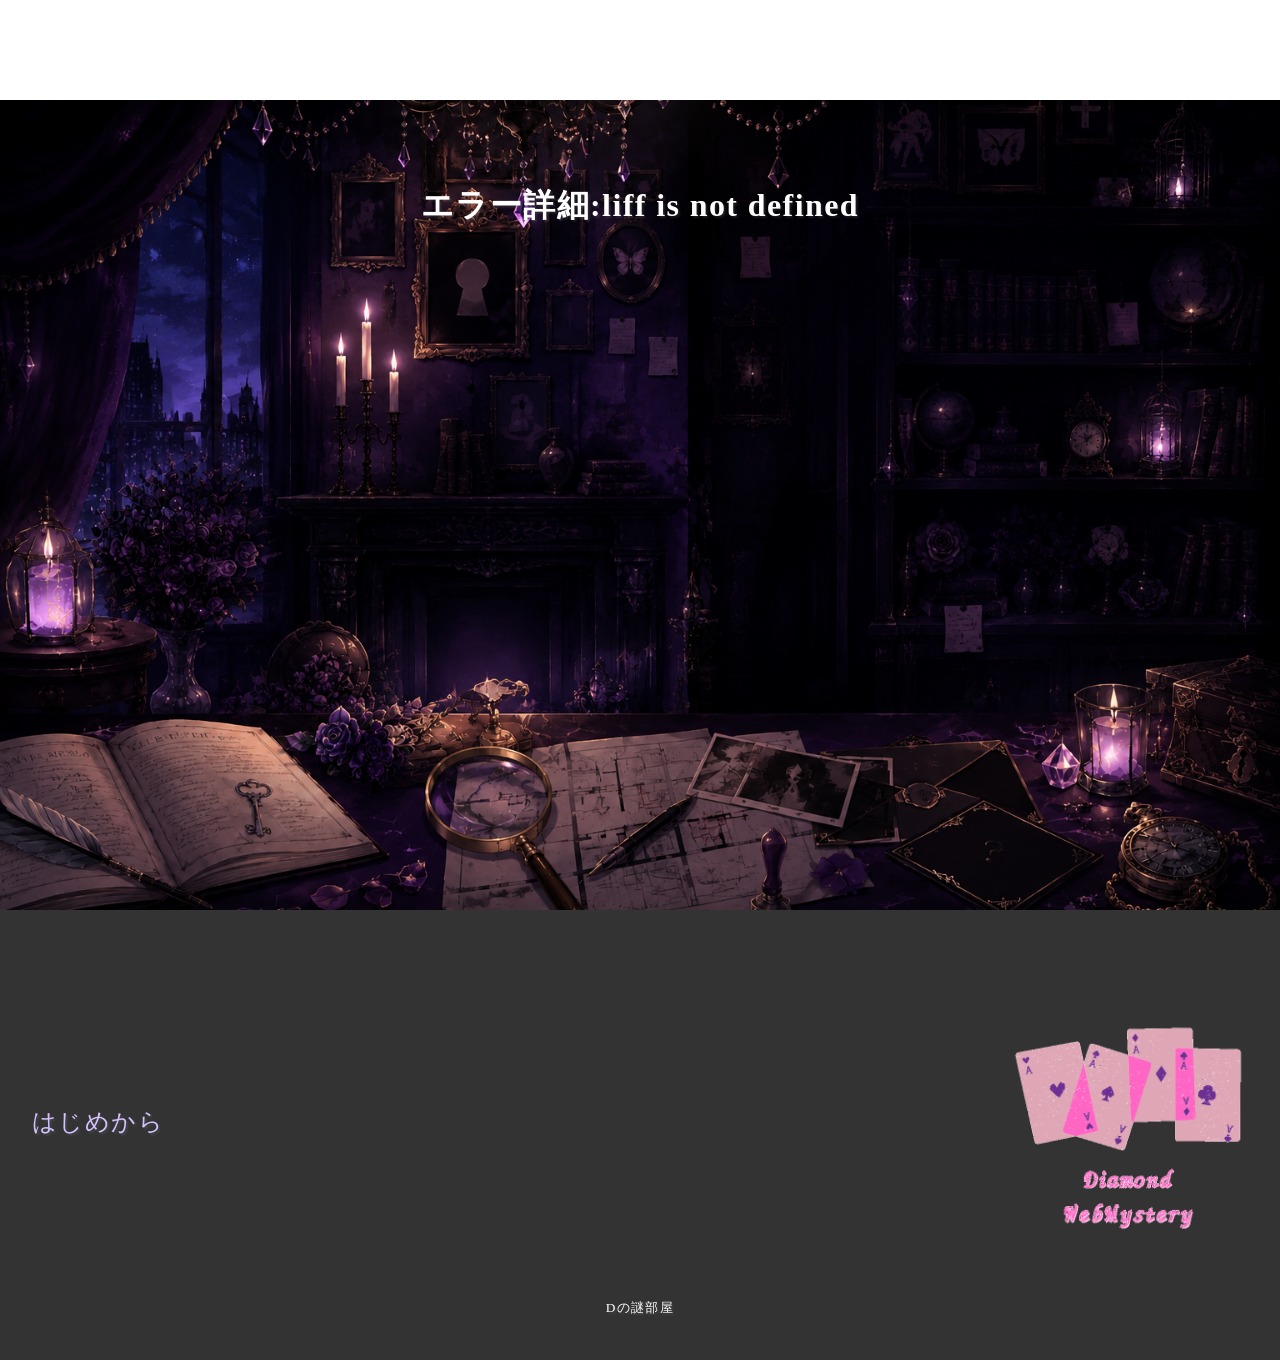
<file: index.html>
<!doctype html>
<html lang="ja">
  <head>
    <meta charset="UTF-8" />
    <meta name="viewport" content="width=device-width, initial-scale=1.0" />
    <title>TikTok配信過去問11-15</title>
    <meta name="description" content="TikTok配信過去問11-15" />
    <meta name="format-detection" content="telephone=no" />

    <!-- favicon/web-clip-icon -->
    <link rel="icon" href="favicon.ico" type="image/ico" />
    <link rel="icon" href="favicon.png" type="image/png" />
    <link rel="icon" href="favicon.svg" type="image/svg+xml" />
    <link rel="apple-touch-icon" href="webclip.png" />

    <!-- ogp共有時の表示 -->
    <meta property="og:site_name" content="TikTok配信過去問11-15" />
    <meta property="og:url" content="http://127.0.0.1:5500/src/index.html" />
    <meta property="og:type" content="website" />
    <meta property="og:title" content="TikTok配信過去問11-15" />
    <meta property="og:description" content="TikTok配信過去問11-15" />
    <meta property="og:image" content="URL" />
    <meta property="og:locale" content="ja_JP" />

    <meta property="fb:app_id" content="AppID" />
    <meta name="twitter:card" content="summary_large_image" />
    <meta name="twitter:site" content="@twitter_id" />
    <meta name="twitter:description" content="TikTok配信過去問11-15" />
    <meta name="twitter:image:src" content="URL" />

    <!-- google fonts -->
    <link rel="preconnect" href="https://fonts.googleapis.com" />
    <link rel="preconnect" href="https://fonts.gstatic.com" crossorigin />
    <link
      href="https://fonts.googleapis.com/css2?family=Noto+Sans+JP:wght@400;500;700&family=Roboto:wght@400;700&family=Zen+Kurenaido&display=swap"
      rel="stylesheet"
    />

    <!-- css -->
    <link rel="stylesheet" href="css/reset.css" />
    <link rel="stylesheet" href="css/style.css" />

    <!-- js -->
    <script src="https://static.line-scdn.net/liff/edge/2/sdk.js"></script>
    <script src="js/main.js" defer></script>
    <script src="https://cdn.jsdelivr.net/npm/gsap@3.13.0/dist/gsap.min.js"></script>

    <!-- audio -->
    <audio id="pipon" src="audio/pipopipon.mp3" preload="auto"></audio>
    <audio id="bubuu" src="audio/bubuu.mp3" preload="auto"></audio>
  </head>
  <body class="js_body is-active">
    <header class="l_header js_header">
      <h1 class="l_header_logo">
        <p class="l_header_link">TikTok配信過去問11-15</p>
      </h1>
      <nav class="l_header-nav js_nav">
        <ul class="l_header-nav_list">
          <li class="l_header-nav_item">
            <a
              href="https://liff.line.me/2011066044-aC6gMP3A"
              class="l_header-nav_link"
              >TikTok配信過去問1-5</a
            >
          </li>
          <li class="l_header-nav_item">
            <a
              href="https://liff.line.me/2011066044-5TOjxXbK"
              class="l_header-nav_link"
              >TikTok配信過去問6-10</a
            >
          </li>
          <li class="l_header-nav_item">
            <a
              href="https://liff.line.me/2011066044-aiW4ms3m"
              class="l_header-nav_link"
              >TikTok配信過去問11-15</a
            >
          </li>
        </ul>
      </nav>
      <button class="m_hamburger js_hamburger">
        <span class="m_hamburger-bar"></span>
        <span class="m_hamburger-bar"></span>
        <span class="m_hamburger-bar"></span>
      </button>
    </header>

    <!-- ローディング画面 -->
    <section id="sectionCheck">
      <div id="loading" class="l_contents l_container-sm">
        <p class="m_section_title m_p-w">LINEログイン確認中...</p>
      </div>
      <div id="errorContent" class="js_hidden l_contents l_container-sm">
        <p class="m_section_title m_p-w">
          この謎に挑戦するには、LINE公式アカウントの友だち追加が必要です。
        </p>

        <button id="addLineBtn" class="m_btn">友だち追加する</button>
      </div>
    </section>
    <div id="premiumContent" class="js_hidden">
      <div class="start">
        <div class="l_contents l_container-sm">
          <p>TikTok_LIVE配信で出題した謎が解ける💡</p>
          <p>本作は、【謎11】～【謎15】です</p>
          <p>※配信でしか解けないような謎は少し修正しています</p>
          <br />
          <p>
            <button class="m_btn" onclick="openhint('example')">ヒント</button>
            は、何度でも押せます。
          </p>
          <div class="js_hint" id="hintExample1">
            <br />
            <p>ヒント1</p>
          </div>
          <div class="js_hint" id="hintExample2">
            <br />
            <p>ヒント2</p>
          </div>
          <div class="js_hint" id="hintExample3">
            <br />
            <p>ヒント3</p>
          </div>
        </div>
        <button class="m_btn" onclick="start('o')">謎を解く</button>
        <p><br /></p>
        <p>※Chromeでしか<br />動作確認してません！</p>
        <!-- <p>※メンテナンス中です。動作がうまくいかない場合があります。</p> -->
      </div>
      <!-- 黒い全画面レイヤー -->
      <div id="intro-overlay"></div>
      <div id="fadeout-overlay"></div>
      <main class="top_main">
        <section id="section0" class="l_section js_section is-active">
          <div class="l_contents l_container-sm">
            <div>
              <p class="m_question_p">まずは配信で出題していない特別謎</p>
              <button
                class="m_btn"
                onclick="
                  openModal('nazo0');
                  openQuestion();
                "
              >
                謎を開く
              </button>
              <!-- モーダル -->
              <div id="nazo0" class="l_modal is-disable">
                <div class="l_modal_content">
                  <span class="m_close-btn">&times;</span>
                  <p id="nazo0P">指定したコンテンツが入ります</p>
                </div>
              </div>
            </div>
            <button class="m_btn" onclick="openhint()">ヒント</button>
            <button class="m_btn" onclick="passQuestion()">次の謎へ</button>
            <div class="js_hint" id="nazo0h1">
              <p class="m_question_p">ヒント1</p>
            </div>
            <div class="js_hint" id="nazo0h2">
              <p class="m_question_p">ヒント2</p>
            </div>
            <div class="js_hint" id="nazo0h3">
              <p class="m_question_p">ヒント3</p>
            </div>
          </div>
        </section>
        <section id="section1" class="l_section js_section">
          <div class="l_contents l_container-sm">
            <div>
              <p class="m_question_p">謎11
              </p>
              <button
                class="m_btn"
                onclick="
                  openModal('nazo1');
                  openQuestion();
                "
              >
                謎を開く
              </button>
              <!-- モーダル -->
              <div id="nazo1" class="l_modal is-disable">
                <div class="l_modal_content">
                  <span class="m_close-btn">&times;</span>
                  <p id="nazo1P">指定したコンテンツが入ります</p>
                </div>
              </div>
            </div>
            <button class="m_btn" onclick="openhint()">ヒント</button>
            <button class="m_btn" onclick="passQuestion()">次の謎へ</button>
            <button class="m_btn" onclick="buckQuestion()">前の謎へ</button>
            <div class="js_hint" id="nazo1h1">
              <p class="m_question_p">「いいね」をしよう！</p>
            </div>
            <div class="js_hint" id="nazo1h2">
              <p class="m_question_p">「いいね」は画面をタップ！</p>
            </div>
            <div class="js_hint" id="nazo1h3">
              <p class="m_question_p">イラストは「しりとり」になっているみたい...</p>
            </div>
          </div>
        </section>
        <section id="section2" class="l_section js_section">
          <div class="l_contents l_container-sm">
            <div>
              <p class="m_question_p">謎12</p>
              <button
                class="m_btn"
                onclick="
                  openModal('nazo2');
                  openQuestion();
                "
              >
                謎を開く
              </button>
              <!-- モーダル -->
              <div id="nazo2" class="l_modal is-disable">
                <div class="l_modal_content">
                  <span class="m_close-btn">&times;</span>
                  <p id="nazo2P">指定したコンテンツが入ります</p>
                </div>
              </div>
            </div>
            <button class="m_btn" onclick="openhint()">ヒント</button>
            <button class="m_btn" onclick="passQuestion()">次の謎へ</button>
            <button class="m_btn" onclick="buckQuestion()">前の謎へ</button>
            <div class="js_hint" id="nazo2h1">
              <p class="m_question_p">漢字にしてみたらわかるかも？</p>
            </div>
            <div class="js_hint" id="nazo2h2">
              <p class="m_question_p">ライオンは「獅子」</p>
            </div>
            <div class="js_hint" id="nazo2h3">
              <p class="m_question_p">ヒツジは「未」「牡羊」</p>
            </div>
          </div>
        </section>
        <section id="section3" class="l_section js_section">
          <div class="l_contents l_container-sm">
            <div>
              <p class="m_question_p">謎13</p>
              <button
                class="m_btn"
                onclick="
                  openModal('nazo3');
                  openQuestion();
                "
              >
                謎を開く
              </button>
              <!-- モーダル -->
              <div id="nazo3" class="l_modal is-disable">
                <div class="l_modal_content">
                  <span class="m_close-btn">&times;</span>
                  <p id="nazo3P">指定したコンテンツが入ります</p>
                </div>
              </div>
            </div>
            <button class="m_btn" onclick="openhint()">ヒント</button>
            <button class="m_btn" onclick="passQuestion()">次の謎へ</button>
            <button class="m_btn" onclick="buckQuestion()">前の謎へ</button>
            <div class="js_hint" id="nazo3h1">
              <p class="m_question_p">①県が重なっている...</p>
            </div>
            <div class="js_hint" id="nazo3h2">
              <p class="m_question_p">②「カワ」がカナで書かれている...</p>
            </div><div class="js_hint" id="nazo3h3">
              <p class="m_question_p">③それぞれのイラストを文字に変換しよう...</p>
            </div>
          </div>
        </section>
        <section id="section4" class="l_section js_section">
          <div class="l_contents l_container-sm">
            <div>
              <p class="m_question_p">謎14</p>
              <button
                class="m_btn"
                onclick="
                  openModal('nazo4');
                  openQuestion();
                "
              >
                謎を開く
              </button>
              <!-- モーダル -->
              <div id="nazo4" class="l_modal is-disable">
                <div class="l_modal_content">
                  <span class="m_close-btn">&times;</span>
                  <p id="nazo4P">指定したコンテンツが入ります</p>
                </div>
              </div>
            </div>
            <button class="m_btn" onclick="openhint()">ヒント</button>
            <button class="m_btn" onclick="passQuestion()">次の謎へ</button>
            <button class="m_btn" onclick="buckQuestion()">前の謎へ</button>
            <div class="js_hint" id="nazo4h1">
              <p class="m_question_p">これヒントいる？笑</p>
            </div>
            <div class="js_hint" id="nazo4h2">
              <p class="m_question_p">最後にだけヒントだすか、次ヒント！</p>
            </div>
            <div class="js_hint" id="nazo4h3">
              <p class="m_question_p">春がくるくるされているね</p>
            </div>
          </div>
        </section>
        <section id="section5" class="l_section js_section">
          <div class="l_contents l_container-sm">
            <div>
              <p class="m_question_p">謎15</p>
              <button
                class="m_btn"
                onclick="
                  openModal('nazo5');
                  openQuestion();
                "
              >
                謎を開く
              </button>
              <!-- モーダル -->
              <div id="nazo5" class="l_modal is-disable">
                <div class="l_modal_content">
                  <span class="m_close-btn">&times;</span>
                  <p id="nazo5P">指定したコンテンツが入ります</p>
                </div>
              </div>
            </div>
            <button class="m_btn" onclick="openhint()">ヒント</button>
            <button class="m_btn" onclick="passQuestion()">次の謎へ</button>
            <button class="m_btn" onclick="buckQuestion()">前の謎へ</button>
            <div class="js_hint" id="nazo5h1">
              <p class="m_question_p">画面を横向きにしてみよう！何かが隠れているかも...</p>
            </div>
            <div class="js_hint" id="nazo5h2">
              <p class="m_question_p">イラストは「こけし」、背景には「鳥居」「狸」</p>
            </div>
            <div class="js_hint" id="nazo5h3">
              <p class="m_question_p">「こけし」なので、「こ...けし」ｹｼｹｼ</p>
            </div>
          </div>
        </section>
        <section id="goodEnd" class="l_section js_section">
          <div class="l_contents l_container-sm">
            <p class="m_section_title m_red">Congratulations!</p>
            <p class="m_question_p">アンケート協力よろしく</p>
            <br /><br /><br />
            <button id="survey-btn" class="m_btn">アンケートに答える</button>

            <a href="explanation.html" class="m_btn m_end-link">解説を見る</a>
          </div>
        </section>
        <section id="badEnd" class="l_section js_section">
          <div class="l_contents l_container-sm">
            <p class="m_question_p m_onryou_p"></p>

            <br /><br /><br />
            <button id="survey-btn" class="m_btn">アンケートに答える</button>
            <a href="explanation.html" class="m_btn m_end-link">解説を見る</a>
          </div>
        </section>
      </main>

      <div class="l_container-sm">
        <p>※上下グレーのヘッダー・フッターは、謎解きに使用しません。</p>
      </div>
    </div>
    <footer class="l_footer">
      <div class="l_footer_box">
        <nav class="l_footer-nav">
          <ul class="l_footer-nav_list">
            <li class="l_footer-nav_item">
              <a href="index.html" class="l_footer-nav_link">はじめから</a>
            </li>
            <!-- <li class="l_footer-nav_item">
              <a href="room.html" class="l_footer-nav_link"
                >部屋に入ってから</a
              >
            </li> -->
            <!-- <li class="l_footer-nav_item">
              <button class="l_footer-nav_link" onclick="hint()">ヒント</button>
            </li> -->
          </ul>
        </nav>
        <div class="l_footer_logo">
          <a href="index.html" class="l_footer_link">
            <img
              src="img/logo.png"
              alt=""
              class="l_footer_link-img"
              width="500"
              height="500"
            />
          </a>
        </div>
      </div>
      <p class="l_footer-copyright">
        <small class="l_footer-copyright_txt">Dの謎部屋</small>
      </p>
    </footer>
  </body>
</html>
</file>
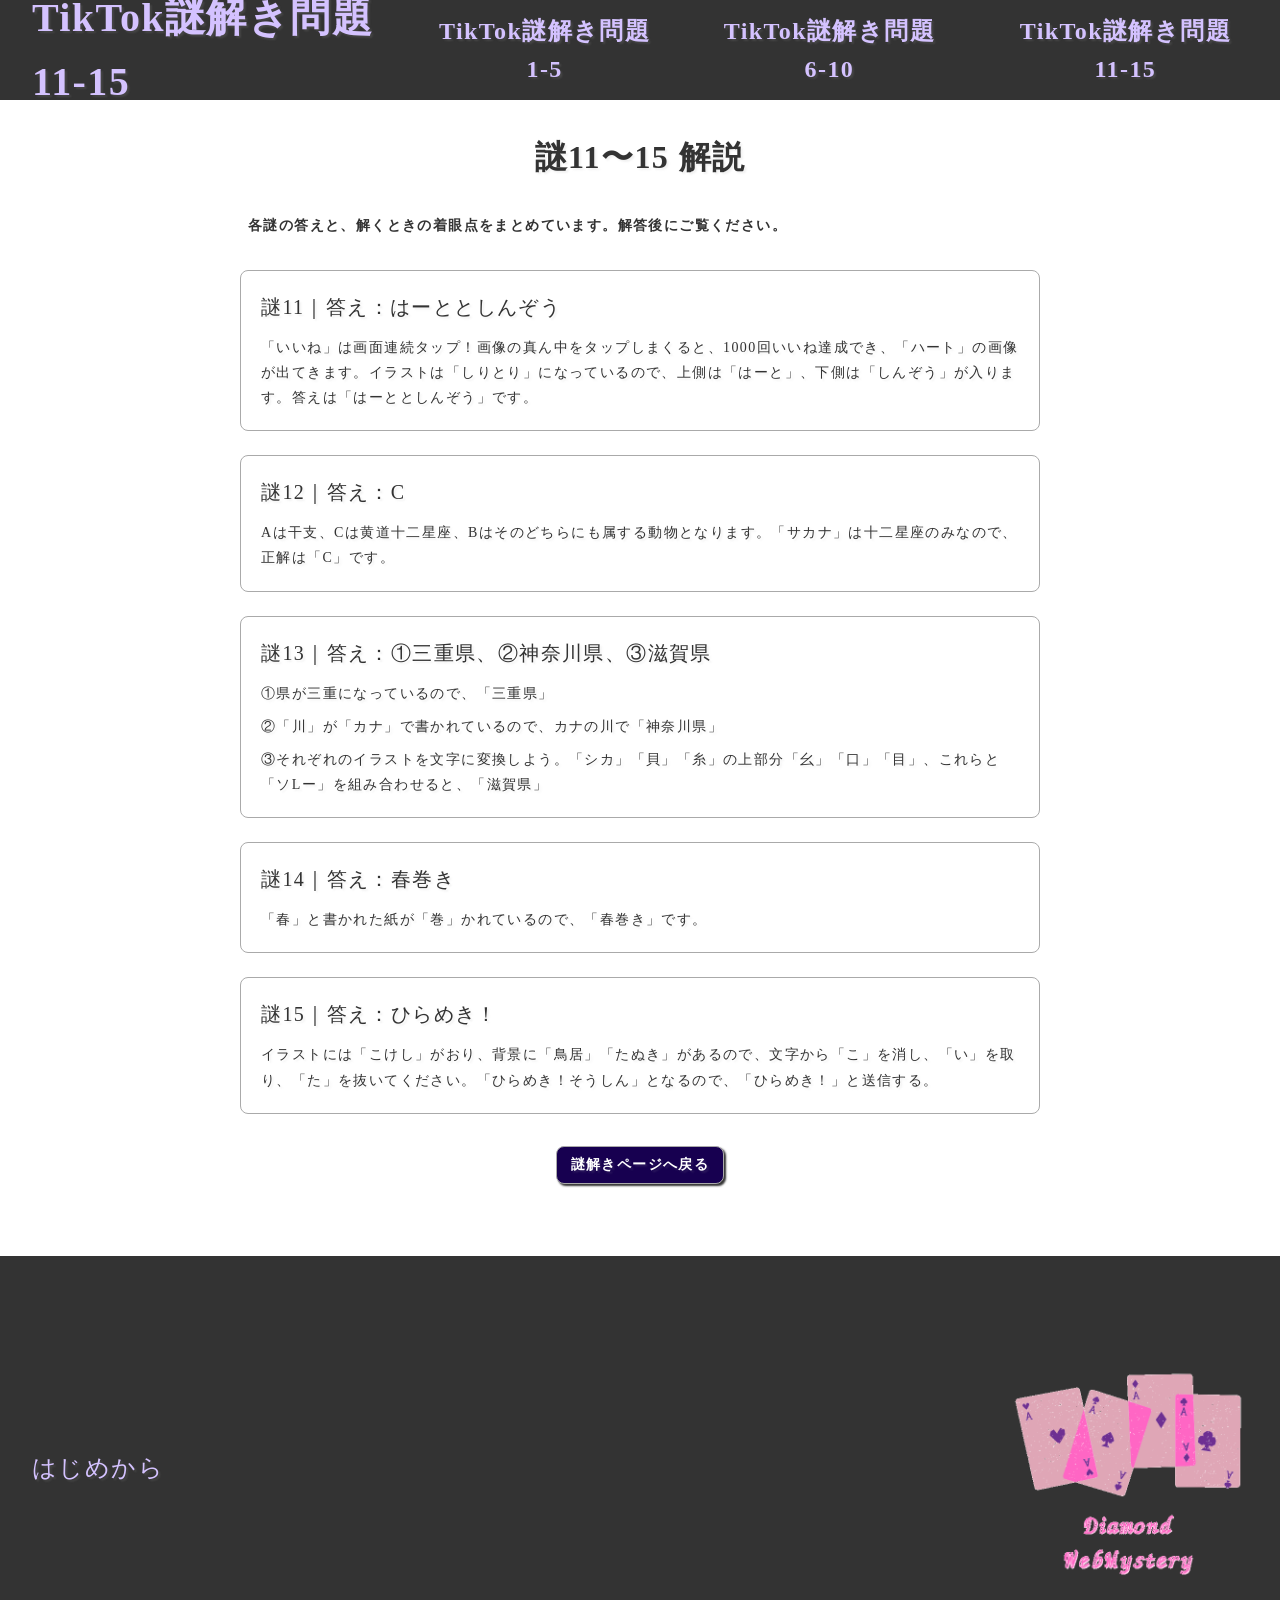
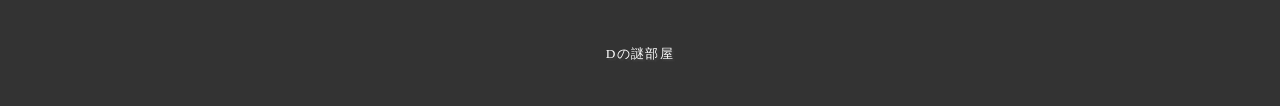
<file: explanation.html>
<!doctype html>
<html lang="ja">
  <head>
    <meta charset="UTF-8" />
    <meta name="viewport" content="width=device-width, initial-scale=1.0" />
    <title>解説 | TikTok謎解き問題 11-15</title>
    <meta name="description" content="TikTok謎解き問題11-15の解説ページです。" />
    <link rel="icon" href="favicon.ico" type="image/ico" />
    <link rel="stylesheet" href="css/reset.css" />
    <link rel="stylesheet" href="css/style.css" />
  </head>
  <body>
    <header class="l_header js_header">
      <h1 class="l_header_logo"><a class="l_header_link" href="index.html">TikTok謎解き問題 11-15</a></h1>
      <nav class="l_header-nav js_nav">
        <ul class="l_header-nav_list">
          <li class="l_header-nav_item"><a href="https://liff.line.me/2011066044-aC6gMP3A" class="l_header-nav_link">TikTok謎解き問題 1-5</a></li>
          <li class="l_header-nav_item"><a href="https://liff.line.me/2011066044-5TOjxXbK" class="l_header-nav_link">TikTok謎解き問題 6-10</a></li>
          <li class="l_header-nav_item"><a href="https://liff.line.me/2011066044-aiW4ms3m" class="l_header-nav_link">TikTok謎解き問題 11-15</a></li>
        </ul>
      </nav>
      <button class="m_hamburger js_hamburger" aria-label="メニューを開く" onclick="this.classList.toggle('is-active'); document.querySelector('.js_nav').classList.toggle('is-active')">
        <span class="m_hamburger-bar"></span><span class="m_hamburger-bar"></span><span class="m_hamburger-bar"></span>
      </button>
    </header>
    <main class="explanation-page l_container-sm">
      <h1 class="m_section_title">謎11〜15 解説</h1>
      <p class="m_question_p">各謎の答えと、解くときの着眼点をまとめています。解答後にご覧ください。</p>
      <section class="explanation-item">
        <h2>謎11｜答え：はーととしんぞう</h2>
        <p>「いいね」は画面連続タップ！画像の真ん中をタップしまくると、1000回いいね達成でき、「ハート」の画像が出てきます。イラストは「しりとり」になっているので、上側は「はーと」、下側は「しんぞう」が入ります。答えは「はーととしんぞう」です。</p>
      </section>
      <section class="explanation-item">
        <h2>謎12｜答え：C</h2>
        <p>Aは干支、Cは黄道十二星座、Bはそのどちらにも属する動物となります。「サカナ」は十二星座のみなので、正解は「C」です。</p>
      </section>
      <section class="explanation-item">
        <h2>謎13｜答え：①三重県、②神奈川県、③滋賀県</h2>
        <p>①県が三重になっているので、「三重県」</p>
        <p>②「川」が「カナ」で書かれているので、カナの川で「神奈川県」</p>
        <p>③それぞれのイラストを文字に変換しよう。「シカ」「貝」「糸」の上部分「幺」「口」「目」、これらと「ソLー」を組み合わせると、「滋賀県」</p>
      </section>
      <section class="explanation-item">
        <h2>謎14｜答え：春巻き</h2>
        <p>「春」と書かれた紙が「巻」かれているので、「春巻き」です。</p>
      </section>
      <section class="explanation-item">
        <h2>謎15｜答え：ひらめき！</h2>
        <p>イラストには「こけし」がおり、背景に「鳥居」「たぬき」があるので、文字から「こ」を消し、「い」を取り、「た」を抜いてください。「ひらめき！そうしん」となるので、「ひらめき！」と送信する。</p>
      </section>
      <p class="explanation-actions">
        <a class="m_btn m_end-link" href="index.html">謎解きページへ戻る</a>
      </p>
    </main>
    <footer class="l_footer">
      <div class="l_footer_box">
        <nav class="l_footer-nav"><ul class="l_footer-nav_list"><li class="l_footer-nav_item"><a href="index.html" class="l_footer-nav_link">はじめから</a></li></ul></nav>
        <div class="l_footer_logo"><a href="index.html" class="l_footer_link"><img src="img/logo.png" alt="" class="l_footer_link-img" width="500" height="500" /></a></div>
      </div>
      <p class="l_footer-copyright"><small class="l_footer-copyright_txt">Dの謎部屋</small></p>
    </footer>
  </body>
</html>
</file>
<file: css/style.css>
@charset "UTF-8";

@font-face {
  font-family: "Digital-7";
  src: url("../fonts/digital-7/digital-7.ttf") format("truetype");
  font-family: "onryou";
  src: url("../fonts/onryou/onryou.TTF") format("truetype");
}

/* ---------- 変数 ---------- */
:root {
  /* 色管理用の変数 */
  --black-color: #333;
  --white-color: #fff;
  --gray-color: #aaa;
  --gray-color02: #fafafa;
  --gray-color03: #aaaaaa7e;
  --primary-color: #d4c2ff;
  --accent-color: #170050;
}

:root {
  /* コンテンツ幅管理用の変数 */
  --content-width-sm: 800px;
  --content-width: 960px;
  --content-width-lg: 1088px;
}

:root {
  /* z-index管理用の変数 */
  --z-index-back: -1;
  --z-index-default: 1;
  --z-index-header: 1000;
  --z-index-modal: 7000;
  --z-index-maku: 8000;
  --z-index-menu: 9999;
}

/* ---------- 要素 ---------- */
html {
  scroll-behavior: smooth; /* スクロールをスムーズにする */
}

body {
  color: var(--black-color);
  font-size: 14px;
  /* font-family: "Noto Sans JP", sans-serif; */
  font-family: "Cinzel", serif;
  line-height: 1.6;
  letter-spacing: 0.1em;
  text-shadow: 2px 2px 2px rgba(170, 170, 170, 0.16);
}

/* ---------- layout ---------- */
.l_container-sm,
.l_container,
.l_container-lg {
  width: 100%;
  padding: 0 16px;
  margin: 0 auto;
}

@media screen and (min-width: 768px) {
  .l_container-sm,
  .l_container,
  .l_container-lg {
    padding: 0 80px;
  }
}

.l_container-sm {
  max-width: calc(var(--content-width-sm) + 32px);
}

.l_container {
  max-width: calc(var(--content-width) + 32px);
}

.l_container-lg {
  max-width: calc(var(--content-width-lg) + 32px);
}

.l_contents {
  padding: 80px 0;
}

.l_section {
  text-align: center;
  min-height: 75vh;
}

.l_img-box {
  height: 50vh;
}

.nazo11-image-box {
  position: relative;
}

#nazo11Image {
  touch-action: manipulation;
}

.nazo11-heart-wave {
  position: absolute;
  inset: 50% auto auto 50%;
  z-index: 1;
  display: grid;
  width: min(30vh, 30vw);
  aspect-ratio: 1;
  place-items: center;
  font-size: clamp(64px, 16vh, 150px);
  line-height: 1;
  pointer-events: none;
  transform: translate(-45%, -75%);
  animation: nazo11-heart-ripple 1.4s ease-in-out infinite;
}

.nazo11-heart-wave::before,
.nazo11-heart-wave::after {
  position: absolute;
  inset: 10%;
  border: 4px solid rgba(255, 75, 130, 0.75);
  border-radius: 50%;
  content: "";
  animation: nazo11-ripple 1.8s ease-out infinite;
}

.nazo11-heart-wave::after {
  animation-delay: 0.9s;
}

.nazo11-heart-wave.is-hidden {
  display: none;
}

.nazo11-tap-count {
  position: absolute;
  right: 8px;
  bottom: 8px;
  padding: 4px 8px;
  border-radius: 999px;
  background: rgba(255, 255, 255, 0.85);
  color: #333;
  font-size: 14px;
  pointer-events: none;
}

.nazo11-floating-heart {
  position: absolute;
  z-index: 2;
  font-size: clamp(24px, 5vh, 44px);
  line-height: 1;
  pointer-events: none;
  transform: translate(-50%, -50%);
  animation: nazo11-float-heart 900ms ease-out forwards;
}

@keyframes nazo11-heart-ripple {
  50% { scale: 1.12; }
}

@keyframes nazo11-ripple {
  from { opacity: 0.8; scale: 0.5; }
  to { opacity: 0; scale: 1.8; }
}

@keyframes nazo11-float-heart {
  0% { opacity: 0; translate: 0 8px; scale: 0.65; }
  15% { opacity: 1; }
  100% { opacity: 0; translate: 0 -70px; scale: 1.15; }
}

#sectionCheck,
#section0,
#section1,
#section2,
#section3,
#section4 {
  background: url("../img/back.png") no-repeat center center;
  background-size: cover;
  min-height: 90vh;
}

#section5 {
  background: url("../img/back_nazo15.png") no-repeat center center;
  background-size: cover;
  min-height: 90vh;
}

#goodEnd {
  background: url("../img/back.png") no-repeat center center;
  background-size: cover;
  min-height: 90vh;
}
#badEnd {
  background: url("../img/back.png") no-repeat center center;
  background-size: cover;
  min-height: 90vh;
}

.l_annke {
  margin: 80px auto 0;
  text-align: center;
  padding: 40px;
}

/*ヘッダー*/
.l_header {
  padding: 0 16px;
  display: flex;
  justify-content: space-between;
  align-items: center;
  height: 48px;
  width: 100%;
  background: var(--black-color);
  position: sticky;
  top: 0;
  z-index: var(--z-index-header);
  transition: transform 0.3s ease-in-out; /* スムーズな動き */
}

@media screen and (min-width: 1080px) {
  .l_header {
    height: 100px;
    padding: 0 32px;
  }
}

.l_header_logo {
  height: 100%;
}

.l_header_link {
  display: flex;
  align-items: center;
  justify-content: center;
  height: 100%;
  font-size: 24px;
  font-weight: bold;
  color: var(--primary-color);
  /* background: linear-gradient(90deg, var(--primary-color), var(--black-color));
  -webkit-background-clip: text;
  -webkit-text-fill-color: transparent; */
}

@media screen and (min-width: 1080px) {
  .l_header_link {
    font-size: 40px;
  }
}

.l_header_contents {
  display: flex;
  align-items: center;
  gap: 8px;
  height: 100%;
}

@media screen and (min-width: 1080px) {
  .l_header_contents {
    gap: 32px;
  }
}

.l_header-nav {
  position: fixed;
  top: 0;
  left: 0;
  right: 0;
  bottom: 0;
}

@media screen and (min-width: 1080px) {
  .l_header-nav {
    position: static;
    background: transparent;
    opacity: 1;
    pointer-events: inherit;
    height: 100%;
    display: flex;
    align-items: center;
  }
}

.l_header-nav_list {
  position: absolute;
  top: 50%;
  left: 50%;
  transform: translate(-50%, -50%);
  color: var(--white-color);
  font-weight: bold;
  font-size: 24px;
}

@media screen and (min-width: 1080px) {
  .l_header-nav_list {
    position: static;
    transform: none;
    display: flex;
    align-items: center;
    justify-content: center;
    gap: 56px;
    height: 100%;
    color: var(--primary-color);
  }
}

.l_header-nav_item {
  text-align: center;
  margin-top: 80px;
}

@media screen and (min-width: 1080px) {
  .l_header-nav_item {
    margin-top: 0;
    height: 100%;
  }
}

@media screen and (min-width: 1080px) {
  .l_header-nav_link {
    height: 100%;
    display: flex;
    align-items: center;
    position: relative;
  }

  .l_header-nav_link::after {
    content: "";
    position: absolute;
    left: 0;
    bottom: 0; /* 文字のすぐ下 */
    width: 100%;
    height: 4px;
    background: var(--accent-color);
    transform: scaleX(0); /* 横方向に縮小 */
    transform-origin: right; /* 右から左へ動く */
    transition: transform 0.2s ease;
  }
}

.l_header-nav_link:hover {
  color: var(--accent-color);
}

.l_header-nav_link:hover::after {
  transform: scaleX(1); /* 通常サイズに戻す＝表示される */
  transform-origin: left; /* 左から広がる（逆方向） */
}

/*footer*/
.l_footer {
  height: 100%;
  width: 100%;
  padding: 40px 0;
  background-color: var(--black-color);
}

@media screen and (min-width: 768px) {
  .l_footer_box {
    display: flex;
    justify-content: space-between;
    align-items: center;
    padding: 40px 16px;
  }
}

@media screen and (min-width: 1080px) {
  .l_footer_box {
    padding: 40px 32px;
  }
}

.l_footer-nav_list {
  display: flex;
  align-items: center;
  justify-content: center;
  gap: 20px;
  color: var(--primary-color);
}

@media screen and (min-width: 768px) {
  .l_footer-nav_list {
    font-size: 18px;
    gap: 80px;
  }
}

@media screen and (min-width: 1080px) {
  .l_footer-nav_list {
    font-size: 24px;
  }
}

.l_footer-nav_link {
  transition: all 0.3s ease;
}

.l_footer-nav_link:hover {
  color: var(--accent-color);
}

.l_footer_logo {
  height: 88px;
  margin-top: 24px;
}

@media screen and (min-width: 768px) {
  .l_footer_logo {
    height: 160px;
  }
}

@media screen and (min-width: 1080px) {
  .l_footer_logo {
    height: 240px;
  }
}

.l_footer_link-img {
  height: 100%;
  object-fit: contain;
}

.l_footer-copyright {
  text-align: center;
  font-size: 8px;
  color: var(--white-color);
}

@media screen and (min-width: 1080px) {
  .l_footer-copyright {
    font-size: 16px;
  }
}

/*---------------モジュール---------------*/
/*ハンバーガーメニューボタン*/
.m_hamburger {
  position: relative;
  width: 32px;
  height: 24px;
  background-color: #00000000;
}

@media screen and (min-width: 1080px) {
  .m_hamburger {
    display: none;
  }
}

.m_hamburger-bar {
  position: absolute;
  display: block;
  width: 100%;
  height: 2px; /*棒の太さ*/
  background: var(--white-color);
  transition: 0.3s;
}

.m_hamburger-bar:nth-child(1) {
  top: 0;
}

.m_hamburger-bar:nth-child(2) {
  top: 50%;
  transform: translateY(-50%);
}

.m_hamburger-bar:nth-child(3) {
  top: 100%;
  transform: translateY(-100%);
}


.m_img {
  height: 100%;
  object-fit: contain;
}

.m_section_title {
  font-weight: bold;
  text-align: center;
  font-size: 32px;
}

.m_question_p {
  padding: 8px;
  font-weight: bold;
  text-shadow:
    2px 0px 5px var(--white-color),
    -2px 0px 5px var(--white-color),
    0px 2px 5px var(--white-color),
    0px -2px 5px var(--white-color),
    2px 2px 5px var(--white-color),
    -2px 2px 5px var(--white-color),
    2px -2px 5px var(--white-color),
    -2px -2px 5px var(--white-color);
  margin-top: 16px;
}

.m_answer {
  padding: 0.5em;
  width: 200px;
  border: solid 1px var(--gray-color);
  border-radius: 8px;
  background-color: var(--primary-color);
  font-size: 14px;
}

.m_answer.is-disable {
  cursor: not-allowed;
  pointer-events: none;
}

.m_btn {
  padding: 0.5em 1em;
  margin-top: 1em;
  border: solid 1px var(--gray-color);
  border-radius: 8px;
  background-color: var(--accent-color);
  box-shadow: 2px 2px 2px var(--black-color);
  color: var(--white-color);
  font-size: 14px;
  font-weight: bold;
}

.m_btn:active {
  box-shadow: none;
  transform: translate(2px, 2px);
}

.m_btn.is-disable {
  background-color: var(--gray-color);
  color: var(--gray-color02);
  cursor: not-allowed;
  pointer-events: none;
  box-shadow: none;
}

.m_annke {
  font-size: 24px;
  color: blue;
  border-bottom: solid 1px;
  background-color: var(--primary-color);
}

.m_end-link {
  display: inline-block;
  margin: 8px;
  text-decoration: none;
}

.m_p-w {
  color: var(--white-color);
}

/* ---------- Start ---------- */
.start {
  position: fixed;
  top: 0;
  left: 0;
  width: 100%;
  height: 100%;
  z-index: 9999;
  display: flex;
  flex-direction: column;
  justify-content: center;
  align-items: center;
  text-align: center;
  color: var(--white-color);
}
.start.is-disable {
  display: none;
}

/* 初期状態の真っ黒な背景 */
#intro-overlay {
  position: fixed;
  top: 0;
  left: 0;
  width: 100%;
  height: 100%;
  background: var(--black-color);
  z-index: var(--z-index-maku);
  display: flex;
  justify-content: center;
  align-items: center;
}

#fadeout-overlay {
  position: fixed;
  top: 0;
  left: 0;
  width: 100vw;
  height: 100vh;
  background: var(--white-color);
  opacity: 0;
  pointer-events: none;
  z-index: 9999;
  transition: opacity 3s ease;
}

#fadein-overlay.is-active {
  position: fixed;
  top: 0;
  left: 0;
  width: 100vw;
  height: 100vh;
  background: var(--white-color);
  z-index: 9999;
  animation: fadeinEffect 2s ease-out forwards;
}

@keyframes fadeinEffect {
  0% {
    opacity: 1;
  }
  20% {
    opacity: 1;
  }
  70% {
    opacity: 0.5;
  }
  100% {
    opacity: 0;
    display: none;
    pointer-events: none;
  }
}

/* ---------- top ---------- */

/* モーダル */
.l_modal {
  position: fixed;
  top: 0;
  left: 0;
  width: 100%;
  height: 100%;
  background: var(--gray-color03);
  display: flex;
  justify-content: center;
  align-items: center;
  z-index: var(--z-index-modal);
}

.l_modal.is-disable {
  display: none;
}

.l_modal_content {
  background: var(--white-color);
  padding: 2em;
  border-radius: 10px;
  width: 60%;
  min-width: 90%;
  text-align: center;
  position: relative;
}

.m_close-btn {
  position: absolute;
  top: 0.3em;
  right: 0.7em;
  cursor: pointer;
  font-size: 1.2rem;
}

.m_shikaku {
  border: solid 2px;
  border-color: black;
}

.m_maru {
  border: solid 2px;
  border-radius: 50px;
  border-color: black;
}

.m_onryou_p {
  font-family: "onryou";
  text-shadow: none;
}

.m_red {
  color: red;
}

.m_blue {
  color: blue;
}



/* ---------- js ---------- */
.js_hidden {
  display: none;
}

.js_body.is-active {
  overflow: hidden; /* スクロールを無効化 */
}

.js_header.is-active {
  transform: translateY(-100%);
}

.js_nav {
  pointer-events: none;
  opacity: 0;
  transition: opacity 0.2s;
}

@media screen and (min-width: 1080px) {
  .js_nav {
    pointer-events: auto;
    opacity: 1;
  }
}

.js_nav.is-active {
  transform: translateX(0);
  pointer-events: inherit;
  opacity: 1;
  background:
    linear-gradient(rgba(51, 51, 51, 0.4), rgba(51, 51, 51, 0.4)),
    url(../img/dwm.jpg) 30% 35% / cover;
  text-shadow:
    2px 2px 4px var(--primary-color) /* 右下 */,
    -2px 2px 4px var(--primary-color) /* 左下 */,
    2px -2px 4px var(--primary-color) /* 右上 */,
    -2px -2px 4px var(--primary-color) /* 左上 */,
    0 2px 4px var(--primary-color) /* 下 */,
    0 -2px 4px var(--primary-color) /* 上 */,
    2px 0 4px var(--primary-color) /* 右 */,
    -2px 0 4px var(--primary-color) /* 左 */;
}

.js_hamburger.is-active .m_hamburger-bar:first-child {
  top: 50%;
  transform: rotate(45deg);
}

.js_hamburger.is-active .m_hamburger-bar:nth-child(2) {
  opacity: 0;
}

.js_hamburger.is-active .m_hamburger-bar:last-child {
  top: 50%;
  transform: rotate(-45deg);
}

.js_section {
  display: none;
}

.js_section.is-active {
  display: block;
}

/* ヒント */
.js_hint {
  display: none;
}
.js_hint.is-active {
  display: block;
  margin-left: auto;
  margin-right: auto;
}

.js_hint_p {
  margin-top: 0;
}

/* Explanation page */
.explanation-page {
  padding: 32px 16px 64px;
}

.explanation-page h1 {
  margin-bottom: 24px;
}

.explanation-item {
  margin: 24px 0;
  padding: 20px;
  border: 1px solid var(--gray-color);
  border-radius: 8px;
  background: var(--white-color);
}

.explanation-item h2 {
  margin-bottom: 12px;
  font-size: 1.25rem;
}

.explanation-item p {
  margin-top: 8px;
  line-height: 1.8;
}

.explanation-actions {
  text-align: center;
}

.explanation-actions .m_btn {
  margin: 8px;
}
</file>
